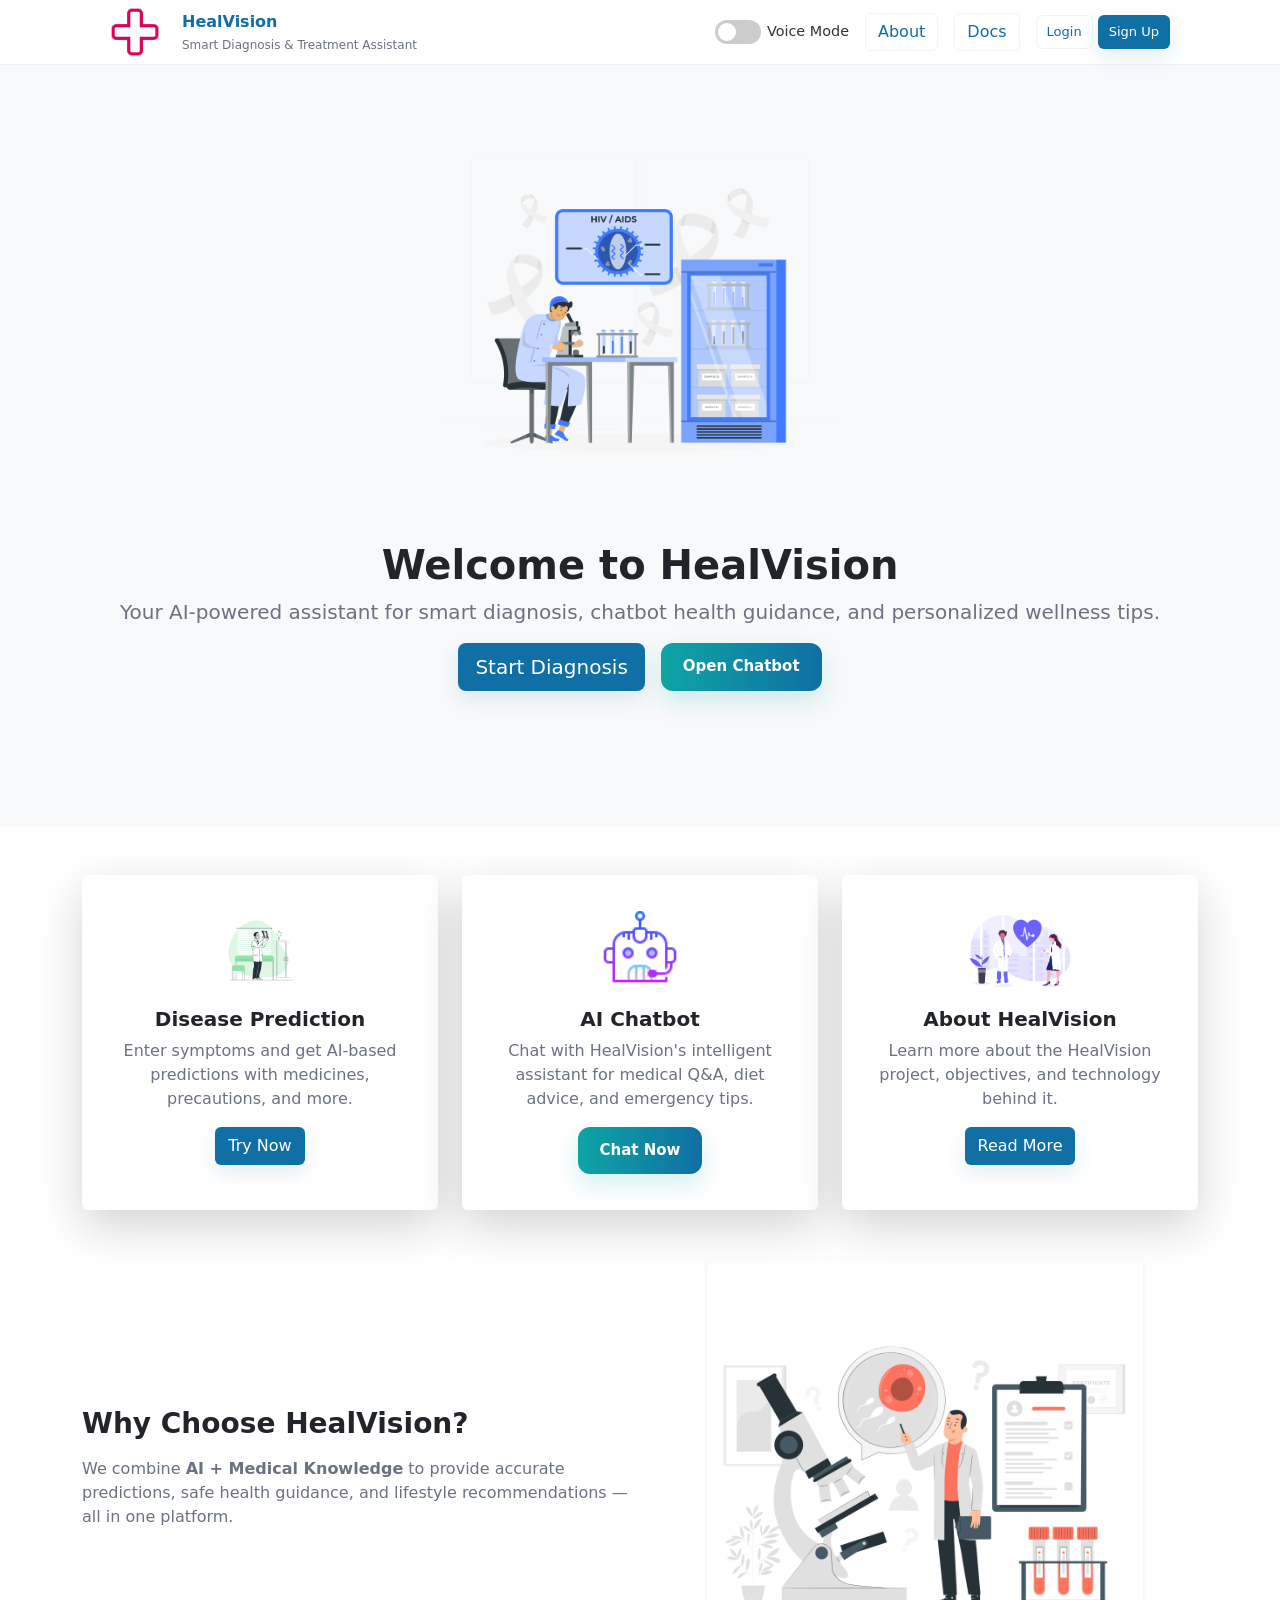
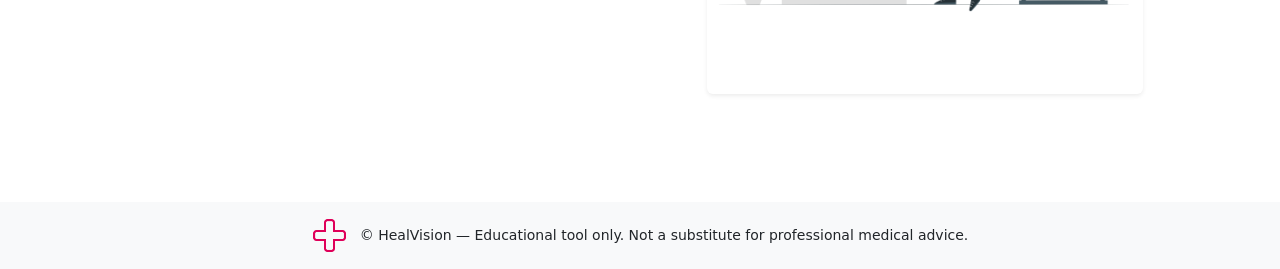
<file: frontend/index.html>
<!DOCTYPE html>
<html lang="en">
<head>
  <meta charset="utf-8" />
  <meta name="viewport" content="width=device-width,initial-scale=1" />
  <title>HealVision — Smart Diagnosis & Treatment Assistant</title>

  <!-- Favicon -->
  <link rel="icon" type="image/x-icon" href="assets/favicon.ico">

  <!-- Google Font -->
  <link href="https://fonts.googleapis.com/css2?family=Poppins:wght@300;400;600;700&display=swap" rel="stylesheet">

  <!-- External CSS -->
  <link rel="stylesheet" href="style.css" />

  <!-- Bootstrap -->
  <link href="https://cdn.jsdelivr.net/npm/bootstrap@5.3.2/dist/css/bootstrap.min.css" rel="stylesheet">
</head>

<body>
  <!-- Top navigation -->
  <header class="topbar">
    <div class="topbar-inner">
      <div class="brand">
        <img src="assets/healvision_logo.png" alt="HealVision Logo" class="logo-img" />
        <div class="brand-text">
          <div class="title">HealVision</div>
          <div class="subtitle">Smart Diagnosis & Treatment Assistant</div>
        </div>
      </div>

      <nav class="nav-actions d-flex align-items-center gap-3">
        <!-- ✅ Voice Mode Toggle -->
        <div class="voice-toggle">
          <label class="switch">
            <input type="checkbox" id="voiceToggle">
            <span class="slider round"></span>
          </label>
          <span class="toggle-label">Voice Mode</span>
        </div>

        <a href="about.html" class="btn ghost">About</a>
        <a href="docs.html" class="btn ghost">Docs</a>

        <!-- Dynamic Auth Controls -->
        <div id="userInfo" class="user-info">
          <a href="login.html" class="btn ghost small">Login</a>
          <a href="signup.html" class="btn primary small">Sign Up</a>
        </div>
      </nav>
    </div>
  </header>

  <!-- Hero Section -->
  <section class="hero text-center py-5 bg-light position-relative">
    <img src="assets/home_banner.png" alt="HealVision Home Banner" class="hero-bg" />
    <div class="container position-relative">
      <h1 class="fw-bold mt-4">Welcome to HealVision</h1>
      <p class="lead">Your AI-powered assistant for smart diagnosis, chatbot health guidance, and personalized wellness tips.</p>
      <div class="d-flex justify-content-center flex-wrap gap-3 mt-3">
        <a id="startDiagnosisBtn" href="predict.html" class="btn primary btn-lg start-protected">Start Diagnosis</a>
        <a id="openChatbotBtn" href="chatbot.html" class="btn chatbot">Open Chatbot</a>
      </div>
    </div>
  </section>

  <!-- Cards Section -->
  <main class="container my-5">
    <div class="row g-4">
      <!-- Prediction Card -->
      <div class="col-md-6 col-lg-4">
        <div class="card h-100 shadow-lg homepage-card border-0">
          <div class="card-body text-center">
            <img src="assets/predict_banner.png" alt="Disease Prediction" class="card-img-top mb-3 card-icon">
            <h5 class="card-title fw-bold">Disease Prediction</h5>
            <p class="card-text">Enter symptoms and get AI-based predictions with medicines, precautions, and more.</p>
            <a href="predict.html" class="btn primary start-protected">Try Now</a>
          </div>
        </div>
      </div>

      <!-- Chatbot Card -->
      <div class="col-md-6 col-lg-4">
        <div class="card h-100 shadow-lg homepage-card border-0">
          <div class="card-body text-center">
            <img src="assets/chatbot_icon.png" alt="AI Chatbot" class="card-img-top mb-3 card-icon">
            <h5 class="card-title fw-bold">AI Chatbot</h5>
            <p class="card-text">Chat with HealVision's intelligent assistant for medical Q&A, diet advice, and emergency tips.</p>
            <a href="chatbot.html" class="btn chatbot" id="chatNowBtn">Chat Now</a>
          </div>
        </div>
      </div>

      <!-- About Project Card -->
      <div class="col-md-6 col-lg-4">
        <div class="card h-100 shadow-lg homepage-card border-0">
          <div class="card-body text-center">
            <img src="assets/about_healthcare.png" alt="About HealVision" class="card-img-top mb-3 card-icon">
            <h5 class="card-title fw-bold">About HealVision</h5>
            <p class="card-text">Learn more about the HealVision project, objectives, and technology behind it.</p>
            <a href="about.html" class="btn primary">Read More</a>
          </div>
        </div>
      </div>
    </div>

    <!-- Why HealVision -->
    <div class="row mt-5 align-items-center">
      <div class="col-md-6 text-center text-md-start">
        <h3 class="fw-bold mb-3">Why Choose HealVision?</h3>
        <p class="muted">
          We combine <strong>AI + Medical Knowledge</strong> to provide accurate predictions, safe health guidance, and lifestyle recommendations — all in one platform.
        </p>
      </div>
      <div class="col-md-6 text-center">
        <img src="assets/result_ai.png" alt="AI Illustration" class="img-fluid rounded shadow-sm" style="max-width: 80%; height: auto;">
      </div>
    </div>
  </main>

  <!-- Footer -->
  <footer class="footer py-3 text-center bg-light">
    <div class="container-sm">
      <img src="assets/healvision_logo.png" alt="HealVision Footer Logo" width="35" class="me-2 align-middle">
      <small>© HealVision — Educational tool only. Not a substitute for professional medical advice.</small>
    </div>
  </footer>

  <!-- Bootstrap JS -->
  <script src="https://cdn.jsdelivr.net/npm/bootstrap@5.3.2/dist/js/bootstrap.bundle.min.js"></script>
  
  <!-- ✅ Unified Scripts -->
  <script type="module" src="voiceAssistant.js"></script>
  <script src="script.js"></script>

  <!-- ✅ Dynamic Auth Logic (keep only one) -->
  <script>
    document.addEventListener("DOMContentLoaded", () => {
      const userInfoDiv = document.getElementById("userInfo");
      const protectedLinks = document.querySelectorAll(".start-protected");

      const token = localStorage.getItem("token");

      if (token) {
        const userData = JSON.parse(localStorage.getItem("user") || "{}");
        userInfoDiv.innerHTML = `
          <span class="me-2">👋 Hi, ${userData.name || "User"}</span>
          <a href="profile.html" class="btn ghost small">Profile</a>
          <button id="logoutBtn" class="btn danger small">Logout</button>
        `;

        document.getElementById("logoutBtn").addEventListener("click", () => {
          localStorage.removeItem("token");
          localStorage.removeItem("user");
          location.reload();
        });
      } else {
        userInfoDiv.innerHTML = `
          <a href="login.html" class="btn ghost small">Login</a>
          <a href="signup.html" class="btn primary small">Sign Up</a>
        `;
      }

      protectedLinks.forEach(link => {
        link.addEventListener("click", (e) => {
          if (!token) {
            e.preventDefault();
            alert("Please login first to access this feature.");
            window.location.href = "login.html";
          }
        });
      });

      // ✅ Voice Toggle Persistence
      const voiceToggle = document.getElementById("voiceToggle");
      const savedVoice = localStorage.getItem("voiceMode") === "on";
      voiceToggle.checked = savedVoice;

      voiceToggle.addEventListener("change", () => {
        const enabled = voiceToggle.checked;
        localStorage.setItem("voiceMode", enabled ? "on" : "off");
        alert(`Voice Mode ${enabled ? "Enabled 🔊" : "Disabled 🔇"}`);
      });
    });
  </script>

 
</body>
</html>
</file>
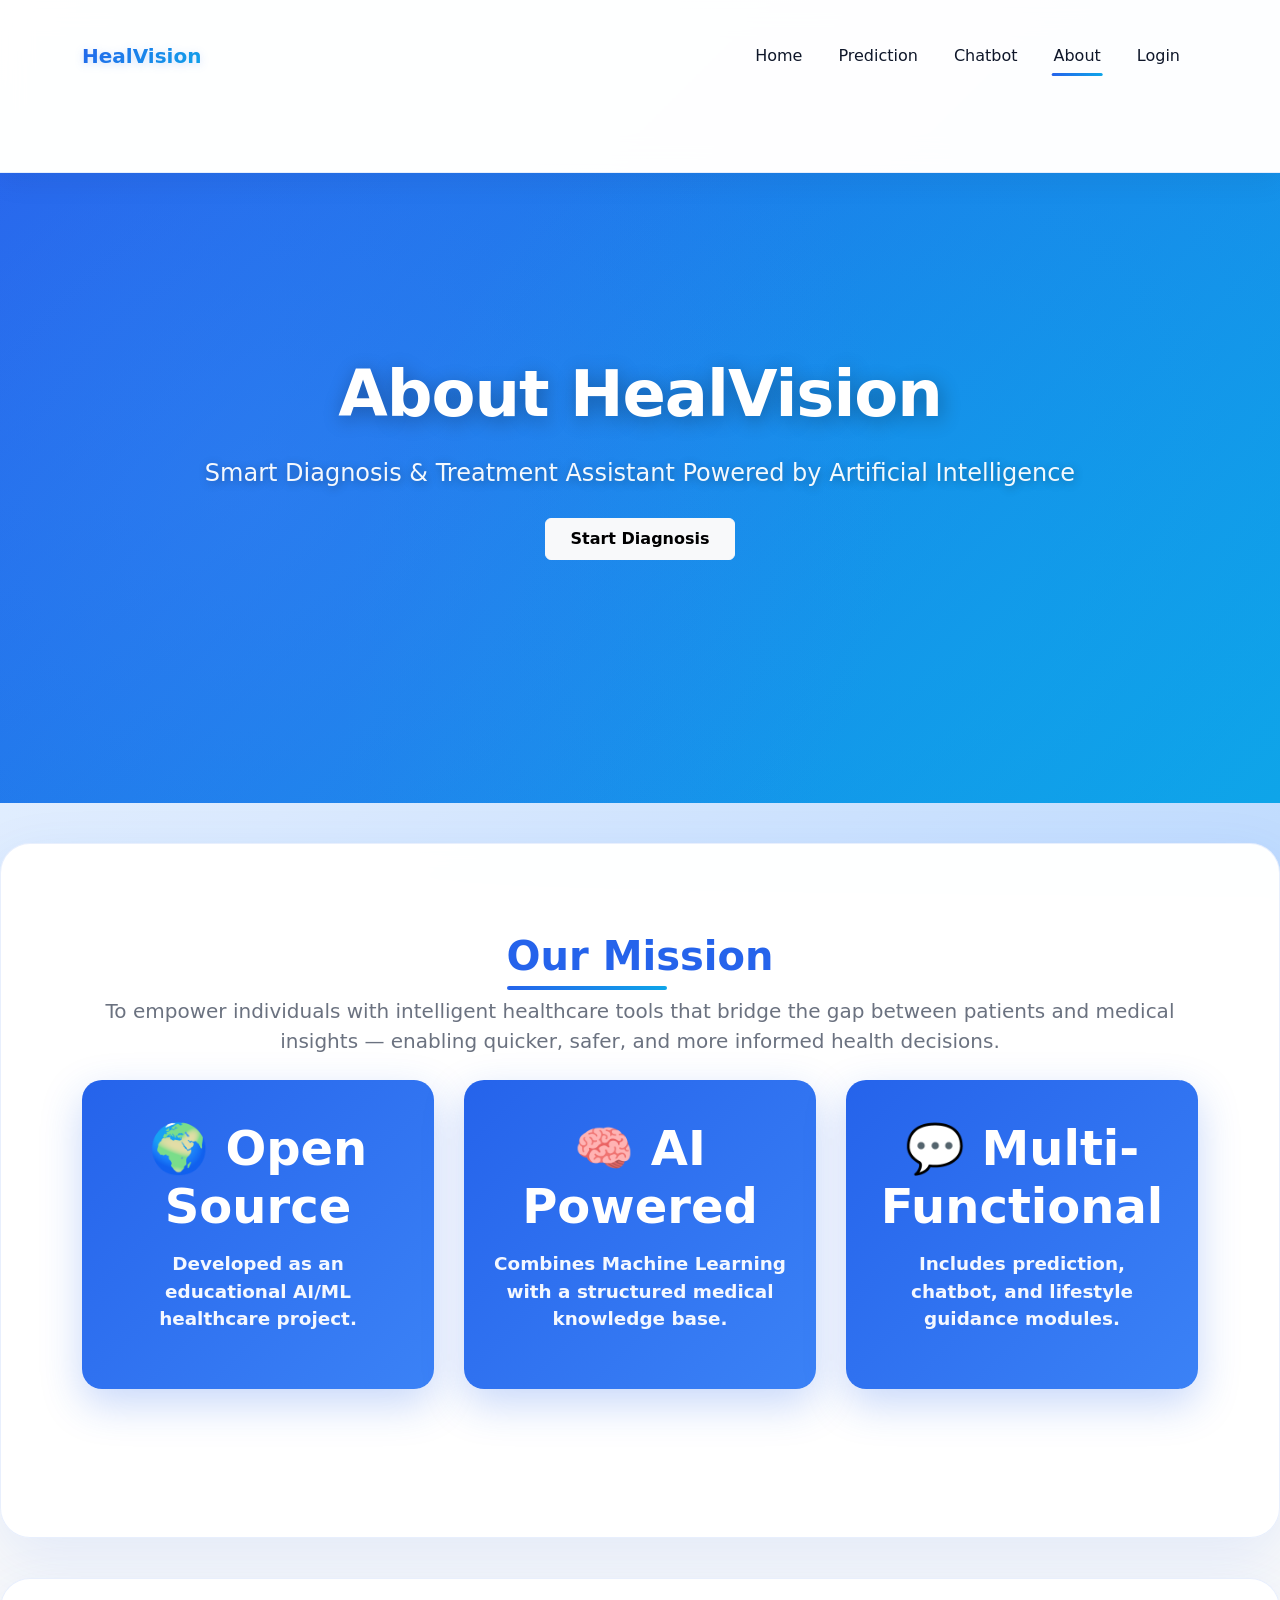
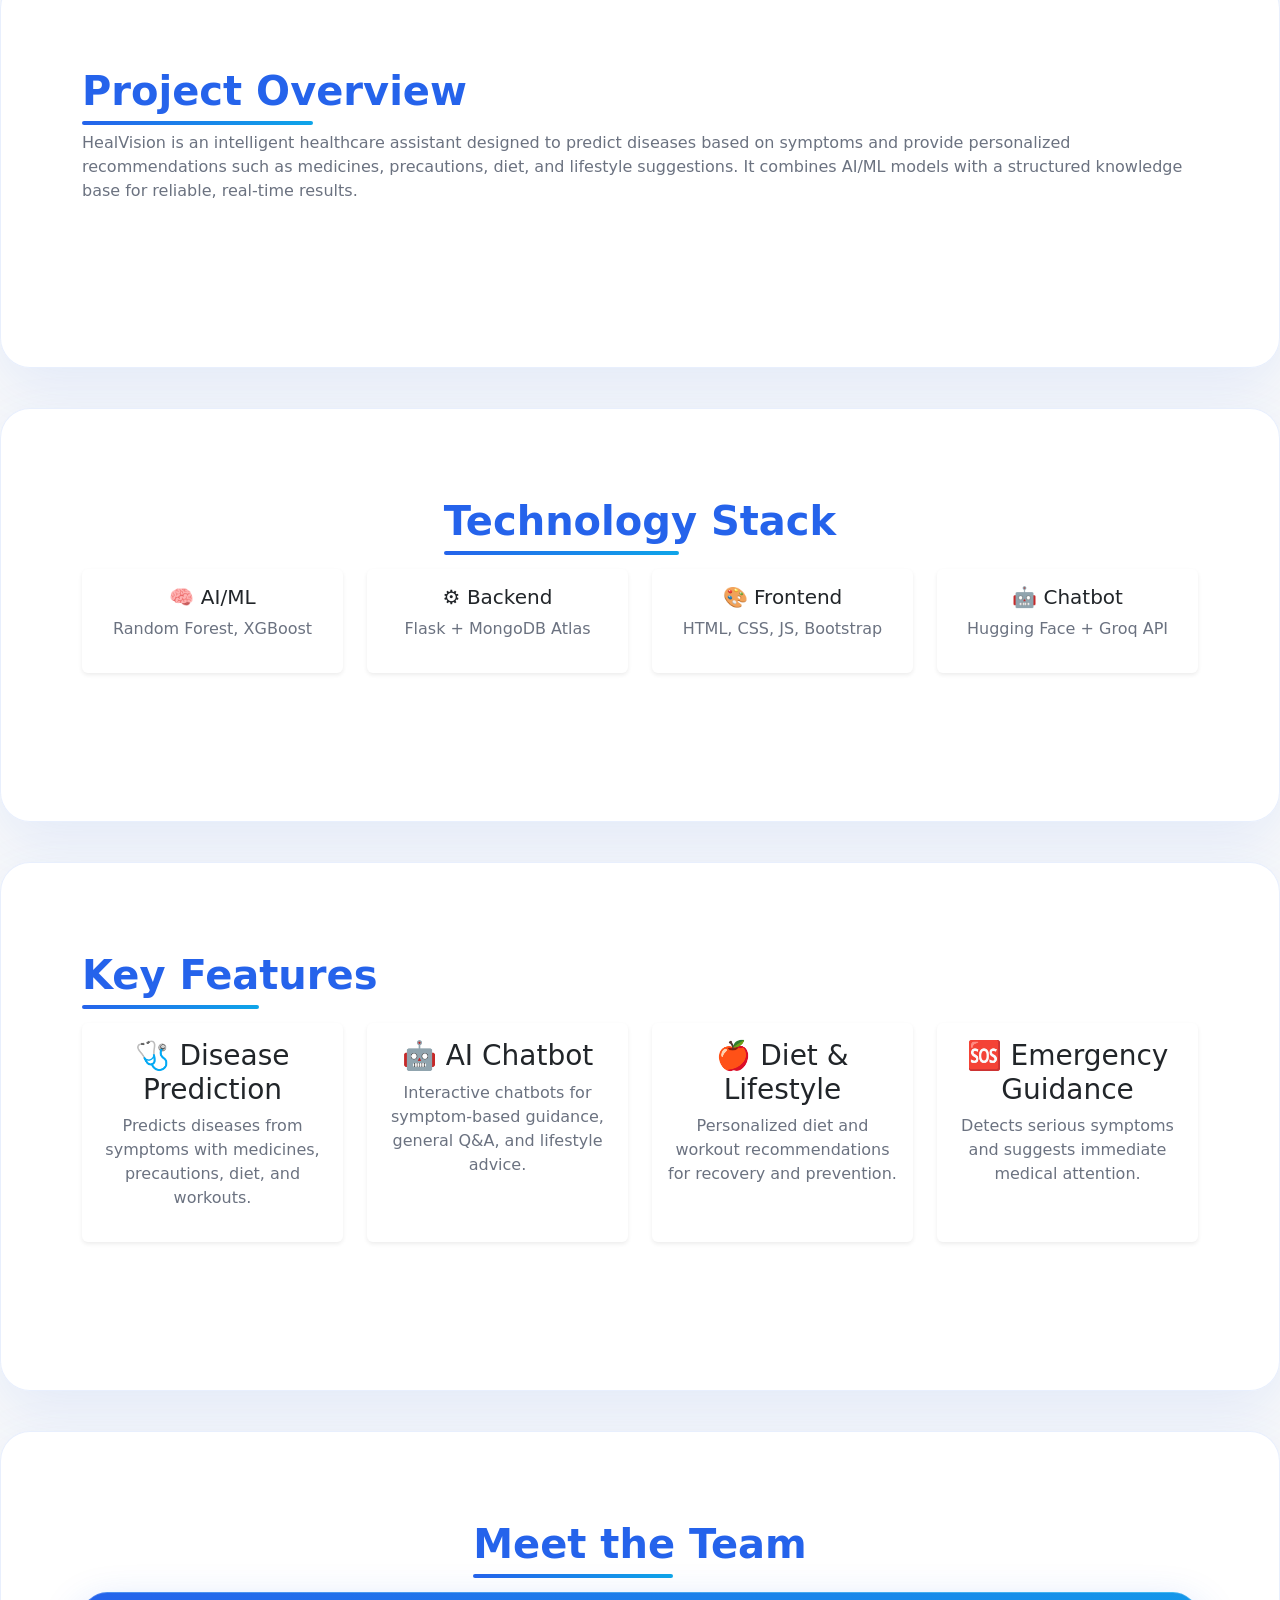
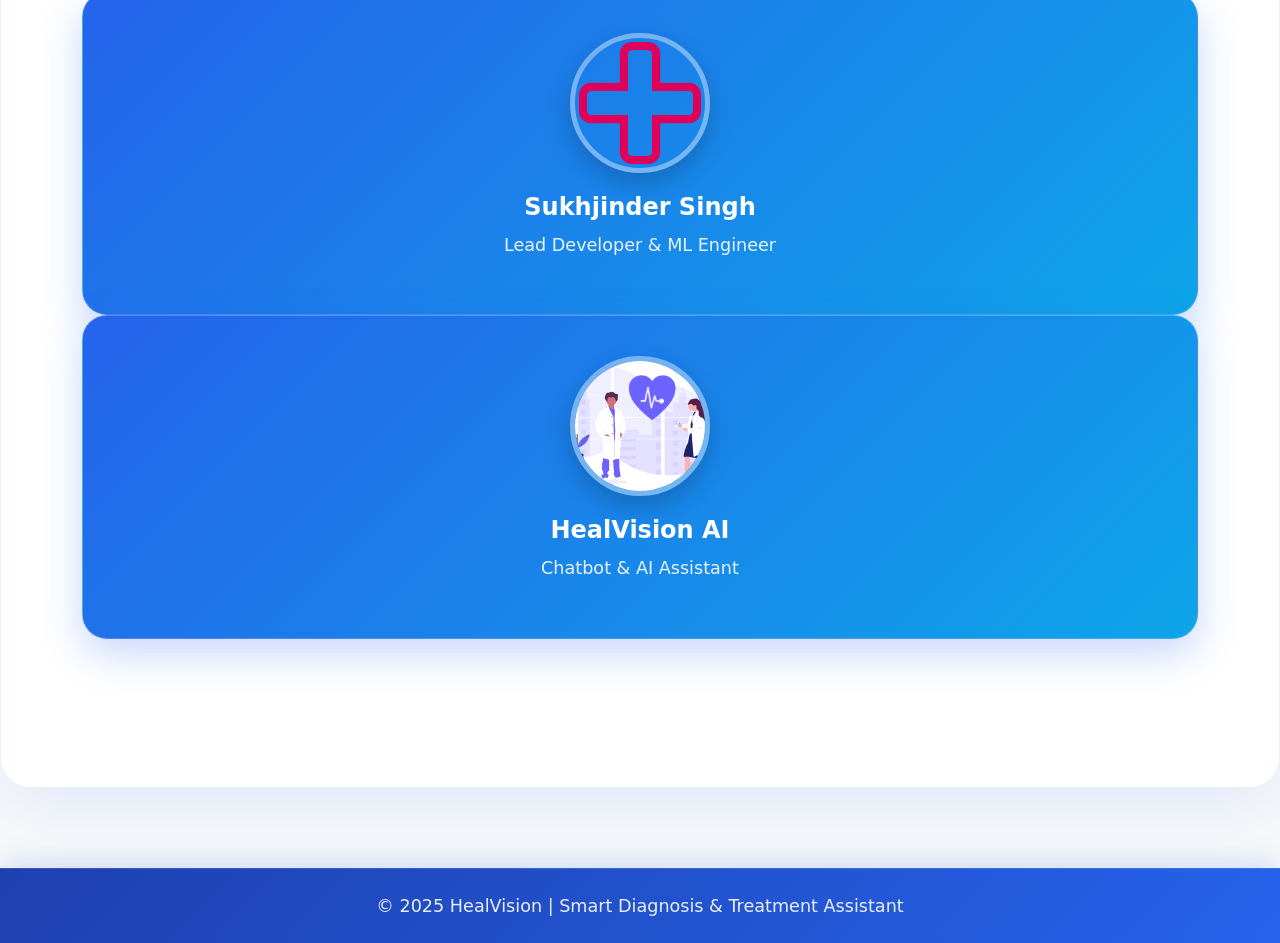
<file: frontend/about.html>
<!DOCTYPE html>
<html lang="en">
<head>
  <meta charset="UTF-8" />
  <meta name="viewport" content="width=device-width, initial-scale=1.0" />
  <title>About | HealVision</title>

  <!-- Main Style + About Page Style -->
  <link rel="stylesheet" href="style.css" />
  <link rel="stylesheet" href="about.css" />

  <!-- Bootstrap -->
  <link href="https://cdn.jsdelivr.net/npm/bootstrap@5.3.0/dist/css/bootstrap.min.css" rel="stylesheet">
</head>

<body class="bg-light">

  <!-- ===== Navbar ===== -->
  <nav class="navbar navbar-expand-lg navbar-dark" style="background: linear-gradient(90deg, var(--primary), var(--accent)); box-shadow: var(--soft-shadow);">
    <div class="container">
      <a class="navbar-brand fw-bold" href="index.html">HealVision</a>
      <button class="navbar-toggler" type="button" data-bs-toggle="collapse" data-bs-target="#navbarNav">
        <span class="navbar-toggler-icon"></span>
      </button>
      <div class="collapse navbar-collapse" id="navbarNav">
        <ul class="navbar-nav ms-auto">
          <li class="nav-item"><a href="index.html" class="nav-link">Home</a></li>
          <li class="nav-item"><a href="predict.html" class="nav-link">Prediction</a></li>
          <li class="nav-item"><a href="chatbot.html" class="nav-link">Chatbot</a></li>
          <li class="nav-item"><a href="about.html" class="nav-link active">About</a></li>
          <li class="nav-item"><a href="login.html" class="nav-link">Login</a></li>
        </ul>
      </div>
    </div>
  </nav>

  <!-- ===== Hero Section ===== -->
  <section class="hero py-5 text-center">
    <div class="container position-relative">
      <h1 class="display-5 fw-bold">About HealVision</h1>
      <p class="lead mb-4">Smart Diagnosis & Treatment Assistant Powered by Artificial Intelligence</p>
      <a href="predict.html" class="btn btn-light px-4 py-2 fw-semibold">Start Diagnosis</a>
    </div>
  </section>

  <!-- ===== Mission Section ===== -->
  <section class="section text-center">
    <div class="container">
      <h2 class="mb-3">Our Mission</h2>
      <p class="lead">
        To empower individuals with intelligent healthcare tools that bridge the gap between
        patients and medical insights — enabling quicker, safer, and more informed health decisions.
      </p>

      <div class="stats mt-4">
        <div class="stat-item">
          <h3>🌍 Open Source</h3>
          <p>Developed as an educational AI/ML healthcare project.</p>
        </div>
        <div class="stat-item">
          <h3>🧠 AI Powered</h3>
          <p>Combines Machine Learning with a structured medical knowledge base.</p>
        </div>
        <div class="stat-item">
          <h3>💬 Multi-Functional</h3>
          <p>Includes prediction, chatbot, and lifestyle guidance modules.</p>
        </div>
      </div>
    </div>
  </section>

  <!-- ===== Project Overview ===== -->
  <section class="section">
    <div class="container">
      <h2 class="mb-3">Project Overview</h2>
      <p>
        HealVision is an intelligent healthcare assistant designed to predict diseases 
        based on symptoms and provide personalized recommendations such as medicines, 
        precautions, diet, and lifestyle suggestions. It combines AI/ML models with 
        a structured knowledge base for reliable, real-time results.
      </p>
    </div>
  </section>

  <!-- ===== Technology Stack ===== -->
  <section class="section">
    <div class="container text-center">
      <h2 class="mb-4">Technology Stack</h2>
      <div class="row row-cols-2 row-cols-md-4 g-4">
        <div class="col"><div class="card p-3 shadow-sm border-0"><h5>🧠 AI/ML</h5><p>Random Forest, XGBoost</p></div></div>
        <div class="col"><div class="card p-3 shadow-sm border-0"><h5>⚙️ Backend</h5><p>Flask + MongoDB Atlas</p></div></div>
        <div class="col"><div class="card p-3 shadow-sm border-0"><h5>🎨 Frontend</h5><p>HTML, CSS, JS, Bootstrap</p></div></div>
        <div class="col"><div class="card p-3 shadow-sm border-0"><h5>🤖 Chatbot</h5><p>Hugging Face + Groq API</p></div></div>
      </div>
    </div>
  </section>

  <!-- ===== Features Section ===== -->
  <section class="section">
    <div class="container">
      <h2 class="mb-4 text-center">Key Features</h2>
      <div class="row row-cols-1 row-cols-md-2 row-cols-lg-4 g-4">
        <div class="col"><div class="card h-100 shadow-sm border-0 text-center p-3"><h3>🩺 Disease Prediction</h3><p>Predicts diseases from symptoms with medicines, precautions, diet, and workouts.</p></div></div>
        <div class="col"><div class="card h-100 shadow-sm border-0 text-center p-3"><h3>🤖 AI Chatbot</h3><p>Interactive chatbots for symptom-based guidance, general Q&A, and lifestyle advice.</p></div></div>
        <div class="col"><div class="card h-100 shadow-sm border-0 text-center p-3"><h3>🍎 Diet & Lifestyle</h3><p>Personalized diet and workout recommendations for recovery and prevention.</p></div></div>
        <div class="col"><div class="card h-100 shadow-sm border-0 text-center p-3"><h3>🆘 Emergency Guidance</h3><p>Detects serious symptoms and suggests immediate medical attention.</p></div></div>
      </div>
    </div>
  </section>

  <!-- ===== Team Section ===== -->
  <section class="section text-center">
    <div class="container">
      <h2 class="mb-4">Meet the Team</h2>
      <div class="team">
        <div class="team-member">
          <img src="assets/healvision_logo.png" alt="Team Member">
          <h5>Sukhjinder Singh</h5>
          <p>Lead Developer & ML Engineer</p>
        </div>
        <div class="team-member">
          <img src="assets/about_healthcare.png" alt="Team Member">
          <h5>HealVision AI</h5>
          <p>Chatbot & AI Assistant</p>
        </div>
      </div>
    </div>
  </section>

  <!-- ===== Footer ===== -->
  <footer class="py-4 text-center text-white">
    <p class="mb-0">© 2025 HealVision | Smart Diagnosis & Treatment Assistant</p>
  </footer>

  <script src="https://cdn.jsdelivr.net/npm/bootstrap@5.3.0/dist/js/bootstrap.bundle.min.js"></script>
</body>
</html>
</file>
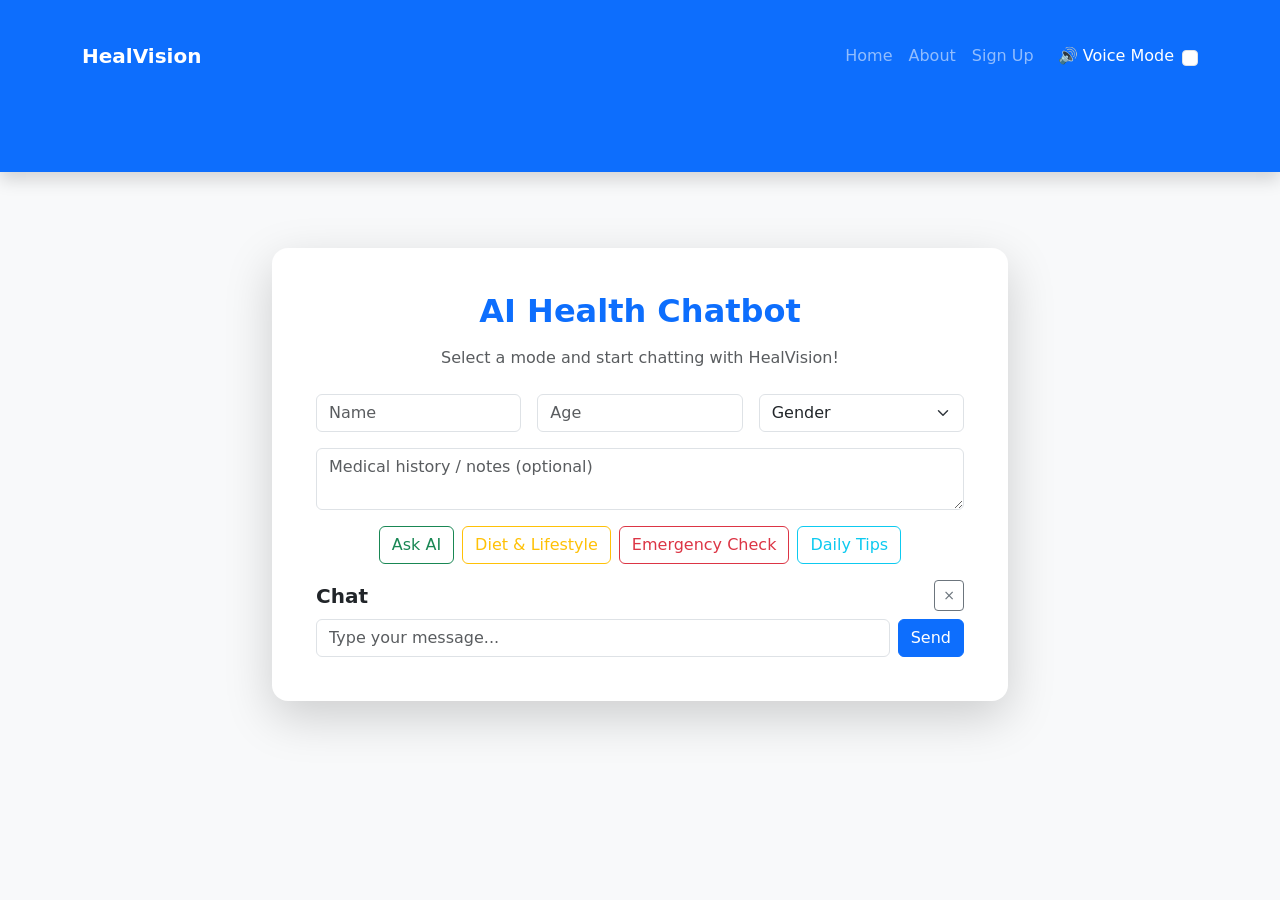
<file: frontend/chatbot.html>
<!DOCTYPE html>
<html lang="en">
<head>
  <meta charset="UTF-8" />
  <meta name="viewport" content="width=device-width, initial-scale=1.0" />
  <title>HealVision | AI Chatbot</title>
  <link rel="stylesheet" href="style.css" />
  <link href="https://cdn.jsdelivr.net/npm/bootstrap@5.3.0/dist/css/bootstrap.min.css" rel="stylesheet" />
</head>
<body class="bg-light">

  <!-- Navbar -->
  <nav class="navbar navbar-expand-lg navbar-dark bg-primary shadow">
    <div class="container">
      <a class="navbar-brand fw-bold" href="index.html">HealVision</a>
      <div class="collapse navbar-collapse">
        <ul class="navbar-nav ms-auto">
          <li class="nav-item"><a href="index.html" class="nav-link">Home</a></li>
          <li class="nav-item"><a href="about.html" class="nav-link">About</a></li>
          <li class="nav-item"><a href="signup.html" class="nav-link">Sign Up</a></li>
          <li class="nav-item d-flex align-items-center ms-3">
            <label class="form-check-label text-white me-2" for="voiceToggle">🔊 Voice Mode</label>
            <input type="checkbox" id="voiceToggle" class="form-check-input">
          </li>
        </ul>
      </div>
    </div>
  </nav>

  <!-- Chatbot Container -->
  <div class="container py-5">
    <div class="row justify-content-center">
      <div class="col-lg-8">
        <div class="card shadow-lg border-0 rounded-4">
          <div class="card-body p-4">
            <h2 class="text-center text-primary fw-bold mb-3">AI Health Chatbot</h2>
            <p class="text-muted text-center mb-4">
              Select a mode and start chatting with HealVision!
            </p>

            <!-- Patient Info -->
            <div class="row mb-3 g-3">
              <div class="col-md-4">
                <input id="patientName" class="form-control" placeholder="Name">
              </div>
              <div class="col-md-4">
                <input id="patientAge" type="number" class="form-control" placeholder="Age">
              </div>
              <div class="col-md-4">
                <select id="patientGender" class="form-select">
                  <option value="">Gender</option>
                  <option>Male</option>
                  <option>Female</option>
                  <option>Other</option>
                </select>
              </div>
            </div>
            <textarea id="medicalHistory" class="form-control mb-3" placeholder="Medical history / notes (optional)"></textarea>

            <!-- Mode Buttons -->
            <div class="d-flex flex-wrap gap-2 justify-content-center mb-3">
              <button id="aiButton" class="chat-mode btn btn-outline-success">Ask AI</button>
              <button id="dietButton" class="chat-mode btn btn-outline-warning">Diet & Lifestyle</button>
              <button id="emergencyButton" class="chat-mode btn btn-outline-danger">Emergency Check</button>
              <button id="tipsButton" class="chat-mode btn btn-outline-info">Daily Tips</button>
            </div>

            <!-- Loading Spinner -->
            <div id="loadingBox" class="text-center d-none">
              <div class="spinner-border text-primary" role="status"></div>
              <p class="mt-2">Processing...</p>
            </div>

            <!-- Chat Popup -->
            <div id="chatPopup" class="chat-popup">
              <div class="popup-inner">
                <div class="popup-header d-flex justify-content-between align-items-center">
                  <h5 id="popupTitle" class="mb-0 fw-bold">Chat</h5>
                  <button id="closeChatPopup" class="btn btn-sm btn-outline-secondary">×</button>
                </div>
                <div id="chatMessages" class="chat-messages overflow-auto" style="max-height:400px;"></div>
                <div class="popup-input mt-2 d-flex gap-2">
                  <input id="chatMessageBox" class="form-control" placeholder="Type your message..." />
                  <button id="sendMsgBtn" class="btn btn-primary">Send</button>
                </div>
              </div>
            </div>

          </div>
        </div>
      </div>
    </div>
  </div>

  <!-- Scripts -->
  <script type="module" src="voiceAssistant.js"></script>
  <script src="script.js"></script>

  <script>
    // ✅ Voice Toggle Persistence
    document.addEventListener("DOMContentLoaded", () => {
      const voiceToggle = document.getElementById("voiceToggle");
      const savedVoice = localStorage.getItem("voiceMode") === "on";
      voiceToggle.checked = savedVoice;

      voiceToggle.addEventListener("change", () => {
        const enabled = voiceToggle.checked;
        localStorage.setItem("voiceMode", enabled ? "on" : "off");
        alert(`Voice Mode ${enabled ? "Enabled 🔊" : "Disabled 🔇"}`);
      });
    });
  </script>
</body>
</html>
</file>
<file: frontend/style.css>
/* ==============================
   HealVision - Updated style.css
   (Includes chatbot UI, prediction popup & enhancements)
   Author: ChatGPT (for Sukhjinder)
   ============================== */

/* Google Fonts */
@import url('https://fonts.googleapis.com/css2?family=Poppins:wght@300;400;600;700;800&display=swap');

:root{
  /* Base palette */
  --bg: #f6f8fb;
  --bg-2: linear-gradient(180deg, #f6fbff, #f3f8ff);
  --card: #ffffff;
  --muted: #6b7280;
  --primary: #106fa4;
  --primary-700: #0f5f8f;
  --accent: #0ea5a4;
  --accent-700: #0ca39f;
  --success: #10b981;
  --danger: #e02424;
  --soft-shadow: 0 8px 30px rgba(15, 23, 42, 0.06);
  --glass: rgba(255,255,255,0.7);
  --radius: 14px;
  --max-width: 1100px;

  /* Additional UI */
  --card-padding: 20px;
  --trans-fast: 0.18s;
  --trans-medium: 0.3s;
  --nav-height: 64px;

  /* Chatbot */
  --chat-width: 380px;
  --chatbg: linear-gradient(180deg,#ffffff,#f7fdff);

  /* Dark mode variables */
  --dark-bg: #0b1220;
  --dark-card: #0f1724;
  --dark-muted: #9aa4b2;
  --dark-text: #e6eef6;
}

/* Dark theme override */
body.dark {
  --bg: radial-gradient(circle at 10% 10%, #071428 0%, #071a2b 35%, #071527 100%);
  --card: var(--dark-card);
  --muted: var(--dark-muted);
  --primary: #3fb0ff;
  --accent: #2dd4bf;
  color: var(--dark-text);
  --soft-shadow: 0 10px 30px rgba(0,0,0,0.55);
  background: var(--bg);
}

/* -------------------------
   Base reset & typography
   ------------------------- */
*{box-sizing:border-box;}
html, body{height:100%;margin:0;}
body{
  font-family: 'Poppins', Arial, sans-serif;
  background: var(--bg);
  color: #0f1724;
  -webkit-font-smoothing:antialiased;
  -moz-osx-font-smoothing:grayscale;
  transition: background var(--trans-medium) ease, color var(--trans-medium) ease;
  line-height:1.45;
}
h1,h2,h3,h4,h5{margin:0;font-weight:700;color:var(--primary);}
h1{font-size:28px;}
h2{font-size:22px;}
h3{font-size:18px;}
p{margin:0 0 12px 0;color:var(--muted);}

/* -------------------------
   Utility & layout
   ------------------------- */
.container{
  max-width: var(--max-width);
  margin: 28px auto;
  padding: 0 20px 60px;
}
.center{display:flex;align-items:center;justify-content:center;}
.small{font-size:13px;color:var(--muted);}

/* Rounded & shadowed card */
.card{
  background: var(--card);
  padding: var(--card-padding);
  border-radius: var(--radius);
  box-shadow: var(--soft-shadow);
  border:1px solid rgba(15,23,42,0.03);
  transition: transform var(--trans-medium) ease, box-shadow var(--trans-medium) ease, background var(--trans-medium) ease;
}
.card:hover{transform:translateY(-4px);box-shadow:0 20px 50px rgba(16,111,164,0.08);}

/* -------------------------
   Topbar / Navbar
   ------------------------- */
.topbar{
  background: rgba(255,255,255,0.9);
  border-bottom: 1px solid rgba(15,23,42,0.06);
  position: sticky;
  top: 0;
  z-index: 1200;
  backdrop-filter: blur(6px);
  transition: background var(--trans-medium) ease, box-shadow var(--trans-medium) ease;
}
.topbar-inner{
  max-width: var(--max-width);
  margin: 0 auto;
  padding: 12px 20px;
  display:flex;
  align-items:center;
  justify-content:space-between;
  gap:12px;
  height: var(--nav-height);
}
.brand{display:flex;align-items:center;gap:12px;}
.logo{
  width:48px;height:48px;border-radius:12px;background:#f0f8ff;
  display:flex;align-items:center;justify-content:center;font-size:22px;
  box-shadow:0 6px 22px rgba(16,111,164,0.08);
  transition: transform var(--trans-medium) ease, box-shadow var(--trans-medium) ease;
}
.logo:hover{transform: rotate(5deg) scale(1.03); box-shadow:0 10px 36px rgba(16,111,164,0.18);}
.brand-text .title{font-weight:800;font-size:16px;color:var(--primary);}
.brand-text .subtitle{font-size:12px;color:var(--muted);margin-top:2px;}

.nav-actions{display:flex;gap:10px;align-items:center;}
.btn{background:transparent;border:0;padding:8px 12px;border-radius:10px;font-weight:600;cursor:pointer;font-size:14px;transition: background var(--trans-fast) ease, transform var(--trans-fast) ease, box-shadow var(--trans-fast) ease;}
.btn.ghost{color:var(--primary);border:1px solid rgba(16,111,164,0.08);background:transparent;}
.btn.ghost:hover{background: rgba(16,111,164,0.05);}
.btn.primary{background:var(--primary);color:#fff;box-shadow:0 8px 20px rgba(16,111,164,0.12);}
.btn.primary:hover{box-shadow:0 12px 30px rgba(16,111,164,0.18);}
.btn.small{padding:6px 10px;font-size:13px;}
.btn.large{padding:12px 20px;font-size:16px;}
.btn.circle{width:44px;height:44px;border-radius:50%;display:inline-flex;align-items:center;justify-content:center;}
.btn:hover{transform:translateY(-2px);}

.nav-link{position:relative;padding:8px 10px;color:var(--muted);text-decoration:none;font-weight:600;}
.nav-link::after{
  content:'';position:absolute;left:10%;right:10%;bottom:6px;height:2px;background:transparent;transition:background 0.18s ease, transform 0.18s ease;border-radius:2px;
}
.nav-link:hover{color:var(--primary);}
.nav-link:hover::after{background:linear-gradient(90deg,var(--accent),var(--primary));transform:scaleX(1);}

.hamburger{display:none;gap:8px;flex-direction:column;cursor:pointer;}
.hamburger span{width:22px;height:2px;background:var(--primary);display:block;border-radius:2px;transition:transform .2s ease,opacity .2s ease;}
@media (max-width:900px){.nav-actions{display:none}.hamburger{display:flex}}

/* -------------------------
   Input / forms (floating labels)
   ------------------------- */
.form-group{position:relative;margin-bottom:16px;}
.input, .select{
  width:100%;
  padding:14px;
  border-radius:12px;
  border:1px solid rgba(15,23,42,0.08);
  font-size:14px;
  background:transparent;
  transition:border var(--trans-fast) ease, box-shadow var(--trans-fast) ease, transform var(--trans-fast) ease;
}
.input:focus, .select:focus{outline:none;border-color:var(--accent);box-shadow:0 6px 24px rgba(14,165,164,0.08);}

/* Floating label */
.form-label{
  position:absolute;left:14px;top:14px;font-size:13px;color:var(--muted);pointer-events:none;
  transform-origin:left top;transition:all var(--trans-fast) ease;
}
.form-group input:focus + .form-label,
.form-group input:not(:placeholder-shown) + .form-label,
.form-group textarea:focus + .form-label,
.form-group textarea:not(:placeholder-shown) + .form-label{
  transform: translateY(-10px) scale(.85);
  background:transparent;padding:0 6px;color:var(--primary);
  top:6px;
}

/* Textarea */
.textarea{min-height:110px;resize:vertical;padding:12px;border-radius:12px;border:1px solid rgba(15,23,42,0.08);}


/* -------------------------
   Chatbot UI
   ------------------------- */
.chat-panel{
  position:fixed;right:24px;bottom:24px;width:var(--chat-width);max-width:calc(100% - 40px);height:520px;border-radius:16px;background:var(--chatbg);box-shadow:0 22px 60px rgba(2,8,23,0.18);overflow:hidden;transform:translateY(30px) scale(.98);opacity:0;pointer-events:none;transition:all .28s cubic-bezier(.2,.9,.3,1);display:flex;flex-direction:column;z-index:1400;border:1px solid rgba(15,23,42,0.06);
}
.chat-panel.open{transform:translateY(0) scale(1);opacity:1;pointer-events:auto;}
.chat-header{display:flex;align-items:center;gap:12px;padding:14px 16px;background:linear-gradient(90deg,var(--accent),var(--primary));color:#fff;}
.chat-body{flex:1;padding:14px;overflow-y:auto;display:flex;flex-direction:column;gap:10px;background:linear-gradient(180deg,#f8feff,#ffffff);}
#chatMessages{flex:1;overflow-y:auto;padding-right:4px;}
.msg{max-width:78%;padding:10px 14px;border-radius:14px;line-height:1.4;box-shadow:0 6px 20px rgba(2,8,23,0.04);}
.msg.bot{align-self:flex-start;background:#fff;border-top-left-radius:4px;border:1px solid rgba(15,23,42,0.04);color:#0f1724;}
.msg.user{align-self:flex-end;background:linear-gradient(90deg,var(--accent),var(--primary));color:#fff;border-top-right-radius:4px;}
.chat-input{display:flex;gap:8px;padding:12px;border-top:1px solid rgba(15,23,42,0.04);background:transparent;}
.chat-input input{flex:1;padding:10px 12px;border-radius:12px;border:1px solid rgba(15,23,42,0.06);}
.chat-input button{padding:10px 14px;border-radius:12px;border:0;background:linear-gradient(90deg,var(--accent),var(--primary));color:#fff;font-weight:700;cursor:pointer;transition:all 0.2s ease;}
.chat-input button:hover{transform:translateY(-2px);box-shadow:0 10px 30px rgba(16,111,164,0.12);}

/* -------------------------
   Loader & spinner
   ------------------------- */
.loader{width:44px;height:44px;border-radius:50%;display:inline-grid;place-items:center;background:linear-gradient(90deg,var(--accent),var(--primary));color:#fff;animation:spin 1s linear infinite;}
@keyframes spin{0%{transform:rotate(0)}100%{transform:rotate(360deg);}}
.inline-spinner{display:inline-block;width:18px;height:18px;border-radius:50%;border:3px solid rgba(255,255,255,0.25);border-top-color:rgba(255,255,255,0.6);animation:spin 0.8s linear infinite;}
body.dark .inline-spinner{border-color:rgba(255,255,255,0.25);border-top-color:rgba(255,255,255,0.8);}

/* -------------------------
   Toast notifications
   ------------------------- */
.toast-wrap{position:fixed;right:20px;top:80px;z-index:1600;display:flex;flex-direction:column;gap:10px;}
.toast{min-width:220px;padding:10px 14px;border-radius:10px;color:#fff;font-weight:700;box-shadow:0 12px 40px rgba(2,8,23,0.12);}
.toast.success{background:linear-gradient(90deg,var(--success),#10c38d);}
.toast.error{background:linear-gradient(90deg,var(--danger),#ff6b6b);}
.toast.info{background:linear-gradient(90deg,var(--primary),#3fb0ff);}

/* -------------------------
   Responsive tweaks
   ------------------------- */
@media (max-width:980px){
  .input-card{grid-template-columns:1fr;}
  .input-right{order:2;}
  .symptom-grid{grid-template-columns: repeat(auto-fit,minmax(120px,1fr));}
  .topbar-inner{padding:10px 14px;}
  .brand-text .title{font-size:14px;}
}
@media (max-width:640px){
  .chat-panel{right:12px;left:12px;bottom:12px;width:calc(100% - 24px);height:56vh;border-radius:14px;}
  .popup-content{width:95%;padding:16px;}
}

/* ==========================
   📜 Prediction History & Current Prediction Popup
   ========================== */
.popup, #currentPredictionPopup {
  display: none;
  position: fixed;
  top:0; left:0;
  width:100%; height:100%;
  background: rgba(0,0,0,0.5);
  z-index: 2000;
  display:flex;
  align-items:center;
  justify-content:center;
}
.popup-content {
  background: var(--card);
  border-radius: 14px;
  padding: 24px;
  width: 90%;
  max-width: 600px;
  max-height: 80vh;
  overflow-y: auto;
  box-shadow: 0 10px 40px rgba(0, 0, 0, 0.25);
  animation: popupIn 0.3s ease;
}
body.dark .popup-content{background: var(--dark-card); color: var(--dark-text);}
.popup h3 {color: var(--primary); font-weight:700;margin-bottom:10px;}
.popup table {width:100%; border-collapse:collapse; margin-top:10px;}
.popup th, .popup td {padding:10px; border:1px solid #e5e7eb; text-align:left; font-size:14px;}
body.dark .popup th, body.dark .popup td {border-color: rgba(255,255,255,0.1);}
.popup th {background:#f3f4f6; font-weight:600; color:#333;}
body.dark .popup th {background: rgba(255,255,255,0.05); color: var(--dark-text);}
.popup button {margin-top:20px; background:var(--primary); color:#fff; border:none; padding:8px 14px; border-radius:8px; cursor:pointer; font-weight:600; transition: background 0.2s ease;}
.popup button:hover{background: var(--primary-700);}
#closeCurrentPrediction,#closeChatPopupBtn{cursor:pointer;}
@keyframes popupIn{from{transform:translateY(-10px);opacity:0;} to{transform:translateY(0);opacity:1;}}





/* ==========================
   Chatbot Bubbles & Smooth Scroll
   ========================== */
.chat-bubble {
  max-width: 78%;
  padding: 10px 14px;
  border-radius: 14px;
  line-height: 1.4;
  box-shadow: 0 6px 20px rgba(2,8,23,0.04);
  word-wrap: break-word;
}

.user-bubble {
  align-self: flex-end;
  background: linear-gradient(90deg,var(--accent),var(--primary));
  color: #fff;
  border-top-right-radius: 4px;
}

.bot-bubble {
  align-self: flex-start;
  background: #fff;
  border-top-left-radius: 4px;
  border: 1px solid rgba(15,23,42,0.04);
  color: #0f1724;
}

#chatMessages {
  overflow-y: auto;
  scrollbar-width: thin;
  scrollbar-color: rgba(16,111,164,0.2) transparent;
}
#chatMessages::-webkit-scrollbar {
  width: 6px;
}
#chatMessages::-webkit-scrollbar-thumb {
  background-color: rgba(16,111,164,0.2);
  border-radius: 3px;
}
.predict-banner {
  width: 100%;
  max-width: 100%;
  aspect-ratio: 3 / 1; /* width:height ratio */
  background: url('assets/predict_banner.png') no-repeat center top;
  background-size: contain;
  border-radius: var(--radius);
  margin-bottom: 20px;
}


/* Responsive adjustments */
@media (max-width: 992px) {
  .predict-banner { height: 160px; }
}

@media (max-width: 768px) {
  .predict-banner { height: 140px; }
}

@media (max-width: 576px) {
  .predict-banner { height: 120px; }
}


/* Symptom icon near input */
.symptom-input-icon {
  display: inline-flex;
  align-items: center;
  gap: 8px;
}
.symptom-input-icon img {
  width: 24px;
  height: 24px;
}

/* Result AI illustration */
#resultBox {
  position: relative;
  background: var(--card);
  padding: 20px 25px 25px 25px;
  border-radius: var(--radius);
  box-shadow: var(--soft-shadow);
}
#resultBox::before {
  content: '';
  position: absolute;
  top: -30px;
  right: 15px;
  width: 80px;
  height: 80px;
  background: url('assets/result_ai.png') center/contain no-repeat;
}

/* Responsive adjustments */
@media (max-width: 768px) {
  #resultBox::before {
    width: 60px;
    height: 60px;
    top: -20px;
    right: 10px;
  }
  .predict-banner {
    height: 160px;
  }
}/* ==========================
   Homepage Hero Banner
   ========================== */
.hero-bg {
  width: 100%;             /* full width */
  max-height: 400px;       /* reasonable vertical size */
  object-fit: contain;     /* fit entire image without cropping */
  object-position: top;    /* align from top */
  display: block;
}

/* ==========================
   Navbar logo
   ========================== */
.topbar .logo-img {
  height: 50px;           /* fixed height for nav */
  width: auto;            /* maintain aspect ratio */
}

/* ==========================
   Optional: adjust navbar brand spacing
   ========================== */
.topbar .brand-text {
  margin-left: 10px;      /* spacing between logo and text */
}

/* ==========================
   Footer logo (keep current size)
   ========================== */
.footer img {
  height: 35px;           /* same as before */
  width: auto;
}

/* ==========================
   Responsive adjustments
   ========================== */
@media (max-width: 992px) { /* tablets and smaller */
  .hero-bg {
    max-height: 300px;    /* reduce banner height */
  }
  .topbar .logo-img {
    height: 40px;         /* smaller navbar logo */
  }
}

@media (max-width: 576px) { /* mobile phones */
  .hero-bg {
    max-height: 200px;    /* even smaller banner */
  }
  .topbar .logo-img {
    height: 35px;         /* mobile-friendly navbar logo */
  }
  .topbar .brand-text {
    font-size: 14px;      /* shrink brand text slightly */
  }
  .topbar .subtitle {
    display: none;        /* hide subtitle on tiny screens */
  }
}

/* ===============================
   Voice Mode Toggle Switch
   =============================== */
.voice-toggle {
  display: flex;
  align-items: center;
  gap: 6px;
}

.voice-toggle .toggle-label {
  font-size: 0.9rem;
  color: #333;
  font-weight: 500;
}

.switch {
  position: relative;
  display: inline-block;
  width: 46px;
  height: 24px;
}

.switch input {
  opacity: 0;
  width: 0;
  height: 0;
}

.slider {
  position: absolute;
  cursor: pointer;
  top: 0; left: 0;
  right: 0; bottom: 0;
  background-color: #ccc;
  transition: 0.3s;
  border-radius: 34px;
}

.slider:before {
  position: absolute;
  content: "";
  height: 18px; width: 18px;
  left: 3px; bottom: 3px;
  background-color: white;
  transition: 0.3s;
  border-radius: 50%;
}

input:checked + .slider {
  background-color: #007bff;
}

input:checked + .slider:before {
  transform: translateX(22px);
}


 .card-icon {
      width: 80px;
      height: 80px;
      object-fit: contain;
      margin: 0 auto 12px auto;
    }


    /* ===============================
   Chatbot Buttons Styling
   (Match "Start Diagnosis" style but slightly different)
   =============================== */
.btn.chatbot {
  background: linear-gradient(90deg, var(--accent), var(--primary));
  color: #fff;
  font-weight: 600;
  border: none;
  border-radius: 12px;
  padding: 12px 22px;
  font-size: 15px;
  box-shadow: 0 10px 25px rgba(14,165,164,0.18);
  transition: all 0.25s ease;
}

.btn.chatbot:hover {
  background: linear-gradient(90deg, var(--primary), var(--accent));
  transform: translateY(-3px);
  box-shadow: 0 14px 35px rgba(14,165,164,0.28);
}

.btn.chatbot:active {
  transform: scale(0.98);
}
  
/* ================================
   ✅ Symptom Selector Grid (Clickable + Highlighted)
   ================================ */
.symptom-grid {
  display: grid;
  grid-template-columns: repeat(5, 1fr); /* 5 columns side-by-side */
  gap: 10px;
  background: #f9f9f9;
  border: 1px solid #ddd;
  border-radius: 12px;
  padding: 15px;
  max-height: 320px;
  overflow-y: auto;
  box-shadow: 0 2px 8px rgba(0, 0, 0, 0.05);
}

.symptom-item {
  display: flex;
  align-items: center;
  justify-content: flex-start;
  background: #fff;
  border: 1px solid #ddd;
  border-radius: 8px;
  padding: 8px 10px;
  font-size: 14px;
  cursor: pointer;
  transition: all 0.2s ease-in-out;
  white-space: nowrap;
  overflow: hidden;
  text-overflow: ellipsis;
  user-select: none;
}

.symptom-item:hover {
  background: #e8f4ff;
  border-color: #1d9bf0;
}

/* ✅ Highlight when checked */
.symptom-item.checked {
  background: #d0ebff;
  border-color: #0d6efd;
  box-shadow: 0 0 0 2px rgba(13, 110, 253, 0.2);
}

.symptom-item input[type="checkbox"] {
  margin-right: 8px;
  pointer-events: none; /* Prevent checkbox from blocking label click */
}


@media (max-width: 992px) {
  .symptom-grid {
    grid-template-columns: repeat(3, 1fr);
  }
}
@media (max-width: 600px) {
  .symptom-grid {
    grid-template-columns: repeat(2, 1fr);
  }
}

/* ===================================
   🩺 HealVision - Prediction Report Popup
   =================================== */
#reportPopup {
  position: fixed;
  top: 0;
  left: 0;
  width: 100%;
  height: 100%;
  background: rgba(0, 0, 0, 0.55);
  display: flex;
  justify-content: center;
  align-items: center;
  z-index: 9999;
  backdrop-filter: blur(4px);
}

#reportPopup .popup-content {
  background: #ffffff;
  border-radius: 16px;
  box-shadow: 0 10px 30px rgba(0, 0, 0, 0.2);
  padding: 30px 40px;
  max-width: 600px;
  width: 90%;
  max-height: 80vh;
  overflow-y: auto;
  animation: fadeInUp 0.4s ease;
  border-top: 6px solid #007bff;
}

#reportPopup h3 {
  font-weight: 700;
  color: #007bff;
  text-shadow: 0 1px 2px rgba(0, 0, 0, 0.1);
}

#reportContent {
  font-size: 15px;
  line-height: 1.7;
  color: #333;
}

#reportContent p {
  margin-bottom: 10px;
}

#reportContent strong {
  color: #007bff;
}

#closeReportBtn {
  background-color: #007bff;
  color: white;
  border: none;
  border-radius: 25px;
  padding: 10px 25px;
  font-weight: 600;
  transition: all 0.3s ease;
}

#closeReportBtn:hover {
  background-color: #0056b3;
  transform: translateY(-2px);
}

/* Soft entrance animation */
@keyframes fadeInUp {
  from {
    opacity: 0;
    transform: translateY(20px);
  }
  to {
    opacity: 1;
    transform: translateY(0);
  }
}

/* ===================================================== */
/* 🔵 VOICE SYMPTOM INPUT — HealVision Stylish Additions */
/* ===================================================== */

/* Mic Button */
.mic-btn {
  position: absolute;
  right: 12px;
  top: 50%;
  transform: translateY(-50%);
  background: #0d6efd;
  color: white;
  border: none;
  padding: 8px 12px;
  border-radius: 50%;
  font-size: 20px;
  cursor: pointer;
  transition: 0.2s ease;
  box-shadow: 0 4px 10px rgba(0, 0, 0, 0.15);
}

.mic-btn:hover {
  background: #084298;
  transform: translateY(-50%) scale(1.1);
}

.mic-btn:active {
  transform: translateY(-50%) scale(0.95);
}

/* Symptom Input Icon */
.symptom-input-icon-img {
  position: absolute;
  width: 26px;
  top: 50%;
  left: 12px;
  transform: translateY(-50%);
  opacity: 0.75;
}

.symptom-input {
  padding-left: 45px !important;
}

/* ===================================================== */
/* 🔵 Voice Waveform Animation */
/* ===================================================== */

.voice-waveform {
  width: 100%;
  height: 60px;
  display: flex;
  justify-content: center;
  align-items: center;
  gap: 6px;
  margin-top: 15px;
}

.voice-waveform .wave {
  width: 6px;
  height: 30px;
  background: #0d6efd;
  border-radius: 6px;
  animation: waveAnimation 1.1s infinite ease-in-out;
}

.voice-waveform .wave:nth-child(2) { animation-delay: 0.15s; }
.voice-waveform .wave:nth-child(3) { animation-delay: 0.3s; }
.voice-waveform .wave:nth-child(4) { animation-delay: 0.45s; }

@keyframes waveAnimation {
  0% { height: 10px; }
  50% { height: 40px; }
  100% { height: 10px; }
}

/* Hidden until JS shows it */
.voice-waveform.d-none {
  display: none !important;
}

/* ===================================================== */
/* 🔵 Listening Overlay */
/* ===================================================== */

.listening-overlay {
  position: fixed;
  top: 0;
  left: 0;
  width: 100%;
  height: 100%;
  background: rgba(13, 110, 253, 0.15);
  backdrop-filter: blur(4px);
  display: flex;
  justify-content: center;
  align-items: center;
  z-index: 5000;
}

.listening-overlay.d-none {
  display: none !important;
}

.listening-box {
  background: white;
  padding: 35px;
  border-radius: 18px;
  text-align: center;
  width: 350px;
  box-shadow: 0 8px 25px rgba(0,0,0,0.15);
  animation: fadeInScale 0.4s ease;
}

@keyframes fadeInScale {
  from { opacity: 0; transform: scale(0.8); }
  to { opacity: 1; transform: scale(1); }
}

.listening-mic {
  font-size: 50px;
  animation: micPulse 1.3s infinite ease-in-out;
  color: #0d6efd;
}

@keyframes micPulse {
  0% { transform: scale(1); opacity: 0.6; }
  50% { transform: scale(1.3); opacity: 1; }
  100% { transform: scale(1); opacity: 0.6; }
}

.listening-text {
  margin-top: 10px;
  font-size: 16px;
  color: #333;
  font-weight: 500;
}

.stop-btn {
  margin-top: 15px;
  background: #dc3545;
  color: white;
  border: none;
  padding: 8px 20px;
  border-radius: 10px;
  cursor: pointer;
  font-size: 15px;
  transition: 0.2s ease;
}

.stop-btn:hover {
  background: #b02a37;
}

/* ===================================================== */
/* END OF VOICE SYMPTOM UI */
/* ===================================================== */

/* Report PDF */

#downloadPdfBtn {
   background:#007bff;
    color:white;
    border:none;
    padding:10px 20px;
    border-radius:8px;
    margin-right:10px;
    cursor:pointer;
}
</file>
<file: frontend/about.css>
/* ===============================
   HealVision - Enhanced About Page Styles
   Blue & White Theme
   =============================== */

:root {
  --primary: #2563eb;
  --primary-dark: #1e40af;
  --primary-light: #3b82f6;
  --accent: #0ea5e9;
  --accent-dark: #0284c7;
  --dark: #1e293b;
  --light: #f8fafc;
  --white: #ffffff;
  --blue-50: #eff6ff;
  --blue-100: #dbeafe;
  --blue-200: #bfdbfe;
  --text-dark: #0f172a;
  --text-gray: #64748b;
}

* {
  margin: 0;
  padding: 0;
  box-sizing: border-box;
}

body {
  font-family: 'Segoe UI', 'Poppins', Tahoma, Geneva, Verdana, sans-serif;
  background: linear-gradient(135deg, #eff6ff 0%, #dbeafe 50%, #bfdbfe 100%);
  background-attachment: fixed;
  overflow-x: hidden;
}

/* Animated Background Particles */
.particles {
  position: fixed;
  top: 0;
  left: 0;
  width: 100%;
  height: 100%;
  overflow: hidden;
  z-index: 0;
  pointer-events: none;
}

.particle {
  position: absolute;
  background: rgba(37, 99, 235, 0.15);
  border-radius: 50%;
  animation: float 15s infinite ease-in-out;
}

@keyframes float {
  0%, 100% { 
    transform: translateY(0) translateX(0) scale(1); 
    opacity: 0.4; 
  }
  50% { 
    transform: translateY(-120px) translateX(60px) scale(1.3); 
    opacity: 0.7; 
  }
}

/* Navbar */
.navbar {
  background: rgba(255, 255, 255, 0.95) !important;
  backdrop-filter: blur(15px);
  box-shadow: 0 4px 30px rgba(37, 99, 235, 0.08);
  position: sticky;
  top: 0;
  z-index: 1000;
  transition: all 0.3s ease;
  border-bottom: 1px solid rgba(37, 99, 235, 0.1);
}

.navbar-brand {
  font-size: 1.8rem;
  font-weight: 800;
  background: linear-gradient(135deg, var(--primary) 0%, var(--accent) 100%);
  -webkit-background-clip: text;
  -webkit-text-fill-color: transparent;
  background-clip: text;
  filter: drop-shadow(0 2px 4px rgba(37, 99, 235, 0.2));
}

.nav-link {
  color: var(--text-dark) !important;
  font-weight: 600;
  margin: 0 10px;
  transition: all 0.3s ease;
  position: relative;
}

.nav-link::after {
  content: '';
  position: absolute;
  bottom: 0;
  left: 50%;
  width: 0;
  height: 3px;
  background: linear-gradient(90deg, var(--primary), var(--accent));
  transition: all 0.3s ease;
  transform: translateX(-50%);
  border-radius: 2px;
}

.nav-link:hover {
  color: var(--primary) !important;
}

.nav-link:hover::after, .nav-link.active::after {
  width: 80%;
}

/* Hero Section */
.hero {
  position: relative;
  min-height: 70vh;
  display: flex;
  align-items: center;
  justify-content: center;
  color: var(--white);
  overflow: hidden;
  background: linear-gradient(135deg, var(--primary) 0%, var(--accent) 100%);
  margin-bottom: 0;
}

.hero::before {
  content: '';
  position: absolute;
  top: 0;
  left: 0;
  right: 0;
  bottom: 0;
  background: 
    radial-gradient(circle at 20% 50%, rgba(59, 130, 246, 0.4) 0%, transparent 60%),
    radial-gradient(circle at 80% 80%, rgba(14, 165, 233, 0.4) 0%, transparent 60%);
  animation: pulse 8s ease-in-out infinite;
}

@keyframes pulse {
  0%, 100% { 
    opacity: 0.6; 
    transform: scale(1); 
  }
  50% { 
    opacity: 0.9; 
    transform: scale(1.05); 
  }
}

.hero-content {
  position: relative;
  z-index: 2;
  text-align: center;
  animation: fadeInUp 1s ease-out;
  max-width: 800px;
  padding: 0 20px;
}

@keyframes fadeInUp {
  from { 
    opacity: 0; 
    transform: translateY(40px); 
  }
  to { 
    opacity: 1; 
    transform: translateY(0); 
  }
}

.hero h1 {
  font-size: 4rem;
  font-weight: 900;
  margin-bottom: 20px;
  text-shadow: 2px 4px 20px rgba(0, 0, 0, 0.3);
  animation: slideInLeft 1s ease-out;
  letter-spacing: -1px;
}

@keyframes slideInLeft {
  from { 
    opacity: 0; 
    transform: translateX(-60px); 
  }
  to { 
    opacity: 1; 
    transform: translateX(0); 
  }
}

.hero p {
  font-size: 1.5rem;
  margin-bottom: 35px;
  font-weight: 500;
  text-shadow: 1px 2px 10px rgba(0, 0, 0, 0.3);
  animation: slideInRight 1s ease-out;
  line-height: 1.7;
  color: rgba(255, 255, 255, 0.95);
}

@keyframes slideInRight {
  from { 
    opacity: 0; 
    transform: translateX(60px); 
  }
  to { 
    opacity: 1; 
    transform: translateX(0); 
  }
}

.hero-btn {
  background: var(--white);
  color: var(--primary);
  border: none;
  padding: 16px 45px;
  font-size: 1.1rem;
  font-weight: 700;
  border-radius: 50px;
  box-shadow: 0 10px 30px rgba(0, 0, 0, 0.2);
  transition: all 0.3s cubic-bezier(0.4, 0, 0.2, 1);
  animation: fadeIn 1.5s ease-out;
  cursor: pointer;
}

.hero-btn:hover {
  transform: translateY(-5px) scale(1.05);
  box-shadow: 0 15px 40px rgba(0, 0, 0, 0.3);
  background: var(--blue-50);
  color: var(--primary-dark);
}

@keyframes fadeIn {
  from { opacity: 0; }
  to { opacity: 1; }
}

/* Content Container */
.content-wrapper {
  position: relative;
  z-index: 1;
  background: transparent;
}

/* Section Styling */
.section {
  background: rgba(255, 255, 255, 0.98);
  border-radius: 30px;
  margin: 40px auto;
  padding: 60px 40px;
  box-shadow: 0 20px 60px rgba(37, 99, 235, 0.1);
  backdrop-filter: blur(10px);
  border: 1px solid rgba(37, 99, 235, 0.1);
  transition: all 0.4s ease;
  animation: fadeInUp 0.8s ease-out;
}

.section:hover {
  transform: translateY(-10px);
  box-shadow: 0 30px 80px rgba(37, 99, 235, 0.15);
  border-color: rgba(37, 99, 235, 0.2);
}

.section h2 {
  color: var(--primary);
  font-weight: 800;
  font-size: 2.5rem;
  margin-bottom: 30px;
  position: relative;
  display: inline-block;
}

.section h2::after {
  content: '';
  position: absolute;
  bottom: -10px;
  left: 0;
  width: 60%;
  height: 4px;
  background: linear-gradient(90deg, var(--primary), var(--accent));
  border-radius: 2px;
}

/* Stats Grid */
.stats {
  display: grid;
  grid-template-columns: repeat(auto-fit, minmax(250px, 1fr));
  gap: 30px;
  margin-top: 40px;
}

.stat-item {
  background: linear-gradient(135deg, var(--primary) 0%, var(--primary-light) 100%);
  color: var(--white);
  border-radius: 20px;
  padding: 40px 30px;
  text-align: center;
  box-shadow: 0 15px 40px rgba(37, 99, 235, 0.25);
  transition: all 0.4s cubic-bezier(0.175, 0.885, 0.32, 1.275);
  position: relative;
  overflow: hidden;
}

.stat-item::before {
  content: '';
  position: absolute;
  top: -50%;
  left: -50%;
  width: 200%;
  height: 200%;
  background: radial-gradient(circle, rgba(255,255,255,0.2) 0%, transparent 70%);
  opacity: 0;
  transition: opacity 0.4s ease;
}

.stat-item:hover::before {
  opacity: 1;
  animation: ripple 1s ease-out;
}

@keyframes ripple {
  from { transform: scale(0); }
  to { transform: scale(1); }
}

.stat-item:hover {
  transform: translateY(-15px) scale(1.05);
  box-shadow: 0 25px 60px rgba(37, 99, 235, 0.35);
}

.stat-item h3 {
  font-size: 3rem;
  margin-bottom: 15px;
  font-weight: 800;
}

.stat-item p {
  font-size: 1.15rem;
  font-weight: 600;
  color: rgba(255, 255, 255, 0.95);
}

/* Tech Stack Cards */
.tech-grid {
  display: grid;
  grid-template-columns: repeat(auto-fit, minmax(200px, 1fr));
  gap: 25px;
  margin-top: 40px;
}

.tech-card {
  background: linear-gradient(135deg, var(--primary) 0%, var(--primary-light) 100%);
  color: var(--white);
  border-radius: 20px;
  padding: 35px 25px;
  text-align: center;
  box-shadow: 0 10px 30px rgba(37, 99, 235, 0.25);
  transition: all 0.4s ease;
  cursor: pointer;
  border: 1px solid rgba(255, 255, 255, 0.2);
}

.tech-card:nth-child(2) {
  background: linear-gradient(135deg, #3b82f6 0%, #60a5fa 100%);
  box-shadow: 0 10px 30px rgba(59, 130, 246, 0.25);
}

.tech-card:nth-child(3) {
  background: linear-gradient(135deg, var(--accent) 0%, #38bdf8 100%);
  box-shadow: 0 10px 30px rgba(14, 165, 233, 0.25);
}

.tech-card:nth-child(4) {
  background: linear-gradient(135deg, #1e40af 0%, var(--primary) 100%);
  box-shadow: 0 10px 30px rgba(30, 64, 175, 0.25);
}

.tech-card:hover {
  transform: translateY(-12px) rotate(2deg);
  box-shadow: 0 20px 50px rgba(37, 99, 235, 0.4);
}

.tech-card:nth-child(2):hover {
  box-shadow: 0 20px 50px rgba(59, 130, 246, 0.4);
}

.tech-card:nth-child(3):hover {
  box-shadow: 0 20px 50px rgba(14, 165, 233, 0.4);
}

.tech-card:nth-child(4):hover {
  box-shadow: 0 20px 50px rgba(30, 64, 175, 0.4);
}

.tech-card h5 {
  font-size: 2.5rem;
  margin-bottom: 15px;
}

.tech-card p {
  font-size: 1.1rem;
  margin: 0;
  font-weight: 600;
  color: rgba(255, 255, 255, 0.95);
}

/* Feature Cards */
.feature-grid {
  display: grid;
  grid-template-columns: repeat(auto-fit, minmax(250px, 1fr));
  gap: 30px;
  margin-top: 40px;
}

.feature-card {
  background: var(--white);
  border-radius: 20px;
  padding: 40px 30px;
  text-align: center;
  box-shadow: 0 10px 30px rgba(37, 99, 235, 0.08);
  transition: all 0.4s ease;
  border: 2px solid transparent;
}

.feature-card:hover {
  transform: translateY(-10px);
  border-color: var(--primary-light);
  box-shadow: 0 20px 50px rgba(37, 99, 235, 0.2);
  background: var(--blue-50);
}

.feature-card h3 {
  font-size: 3rem;
  margin-bottom: 20px;
  animation: bounce 2s infinite;
  filter: grayscale(0.3) brightness(1.1);
}

@keyframes bounce {
  0%, 100% { transform: translateY(0); }
  50% { transform: translateY(-10px); }
}

.feature-card:hover h3 {
  animation: none;
  transform: scale(1.2);
  filter: grayscale(0);
}

.feature-card h4 {
  color: var(--primary);
  font-weight: 700;
  font-size: 1.3rem;
  margin-bottom: 10px;
}

.feature-card p {
  color: var(--text-gray);
  line-height: 1.6;
}

/* Team Section */
.team-grid {
  display: grid;
  grid-template-columns: repeat(auto-fit, minmax(280px, 1fr));
  gap: 40px;
  margin-top: 50px;
}

.team-member {
  background: linear-gradient(135deg, var(--primary) 0%, var(--accent) 100%);
  border-radius: 25px;
  padding: 40px 30px;
  text-align: center;
  box-shadow: 0 15px 40px rgba(37, 99, 235, 0.25);
  transition: all 0.5s cubic-bezier(0.175, 0.885, 0.32, 1.275);
  position: relative;
  overflow: hidden;
  border: 1px solid rgba(255, 255, 255, 0.2);
}

.team-member::before {
  content: '✨';
  position: absolute;
  top: 20px;
  right: 20px;
  font-size: 2rem;
  opacity: 0;
  transition: all 0.4s ease;
}

.team-member:hover::before {
  opacity: 1;
  transform: rotate(360deg);
}

.team-member:hover {
  transform: translateY(-15px) scale(1.03);
  box-shadow: 0 25px 60px rgba(37, 99, 235, 0.4);
}

.team-member img {
  width: 140px;
  height: 140px;
  border-radius: 50%;
  object-fit: cover;
  border: 5px solid rgba(255, 255, 255, 0.4);
  margin-bottom: 20px;
  transition: all 0.4s ease;
  box-shadow: 0 10px 25px rgba(0, 0, 0, 0.2);
}

.team-member:hover img {
  transform: scale(1.1) rotate(5deg);
  border-color: var(--white);
  box-shadow: 0 15px 35px rgba(0, 0, 0, 0.3);
}

.team-member h5 {
  color: var(--white);
  font-weight: 700;
  font-size: 1.5rem;
  margin-bottom: 10px;
}

.team-member p {
  color: rgba(255, 255, 255, 0.9);
  font-size: 1.1rem;
  font-weight: 500;
}

/* Footer */
footer {
  background: linear-gradient(135deg, var(--primary-dark) 0%, var(--primary) 100%);
  color: var(--white);
  padding: 30px 0;
  margin-top: 80px;
  text-align: center;
  box-shadow: 0 -5px 30px rgba(37, 99, 235, 0.2);
  border-top: 1px solid rgba(255, 255, 255, 0.1);
}

footer p {
  margin: 0;
  font-size: 1.1rem;
  font-weight: 500;
  color: rgba(255, 255, 255, 0.9);
}

/* Scroll Animation */
.scroll-animate {
  opacity: 0;
  transform: translateY(30px);
  transition: all 0.8s ease;
}

.scroll-animate.active {
  opacity: 1;
  transform: translateY(0);
}

/* Responsive */
@media (max-width: 768px) {
  .hero h1 { 
    font-size: 2.5rem; 
    letter-spacing: -0.5px;
  }
  .hero p { 
    font-size: 1.2rem; 
  }
  .section { 
    padding: 40px 25px; 
    margin: 30px auto;
  }
  .section h2 { 
    font-size: 2rem; 
  }
  .stats {
    grid-template-columns: 1fr;
    gap: 20px;
  }
  .tech-grid,
  .feature-grid,
  .team-grid {
    grid-template-columns: 1fr;
    gap: 20px;
  }
  .hero-btn {
    padding: 14px 35px;
    font-size: 1rem;
  }
}

@media (max-width: 480px) {
  .hero h1 {
    font-size: 2rem;
  }
  .hero p {
    font-size: 1rem;
  }
  .section h2 {
    font-size: 1.75rem;
  }
  .stat-item h3 {
    font-size: 2.5rem;
  }
}
</file>
